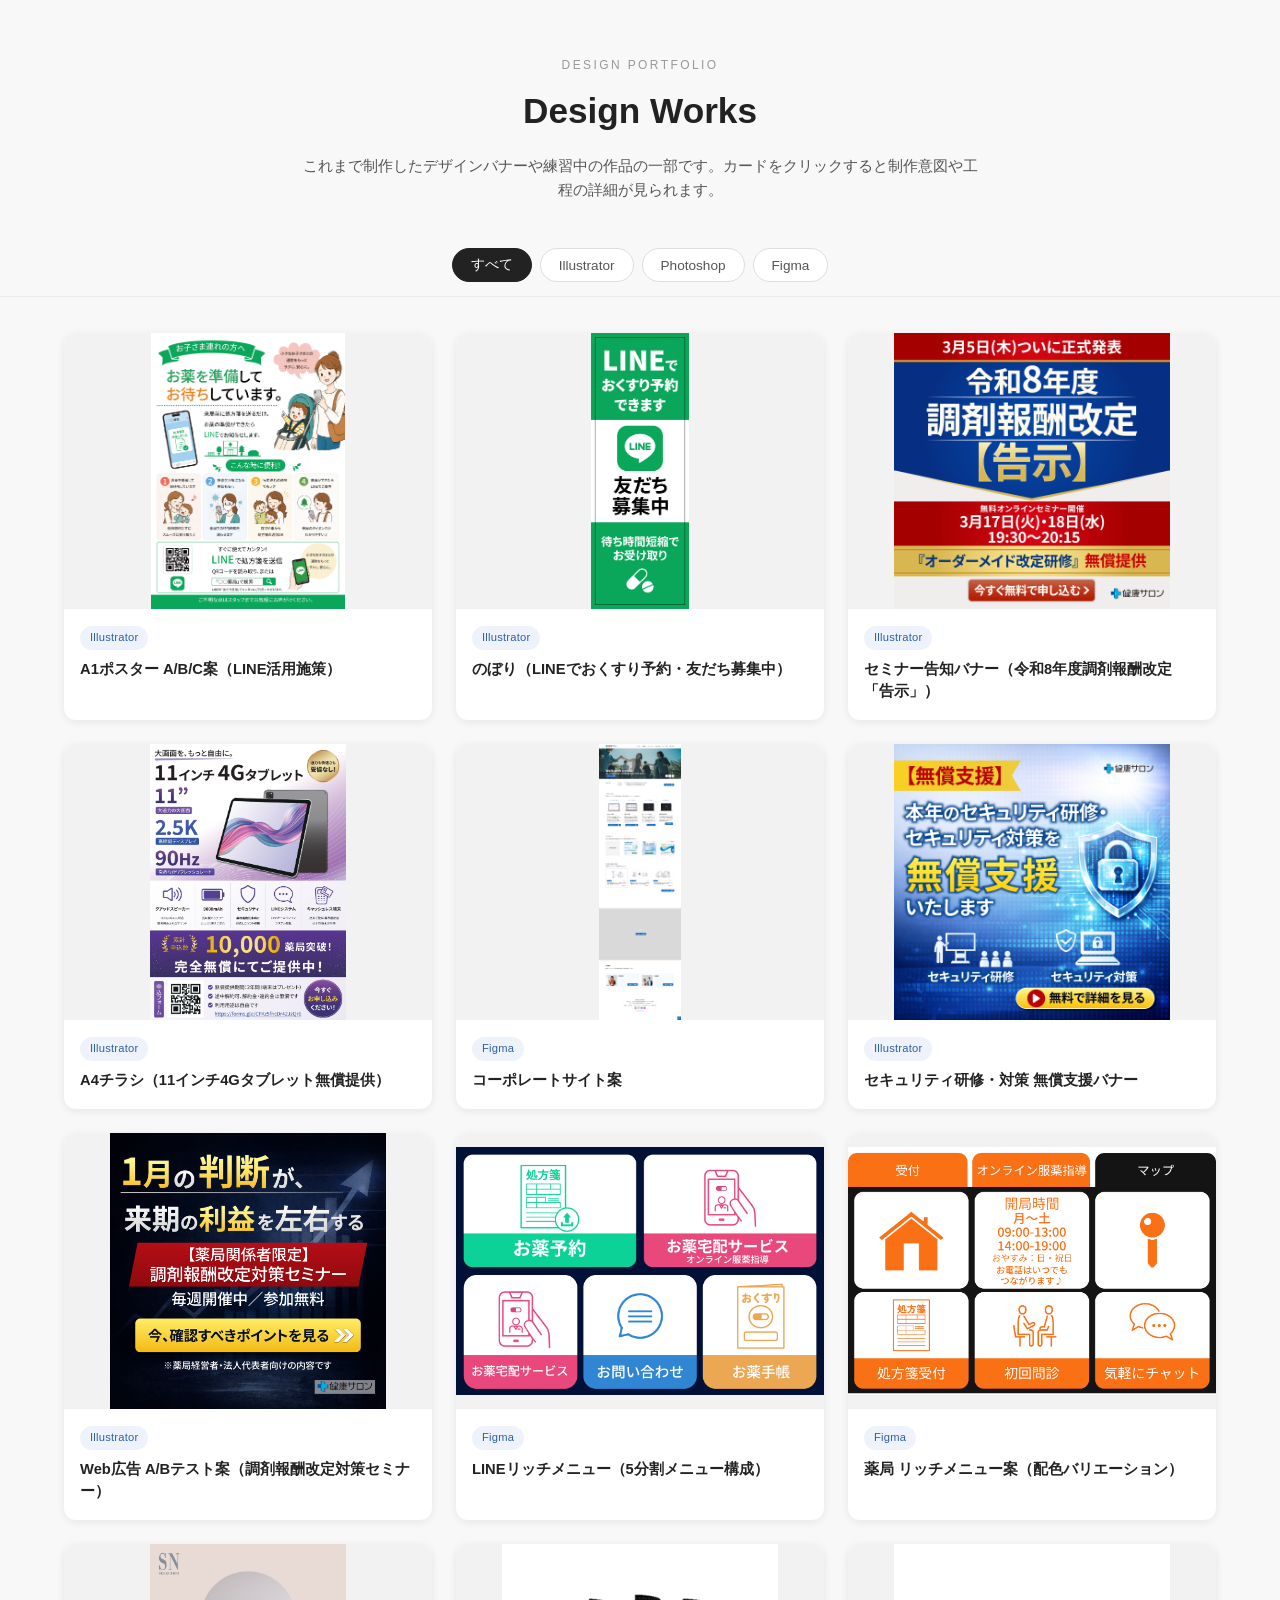
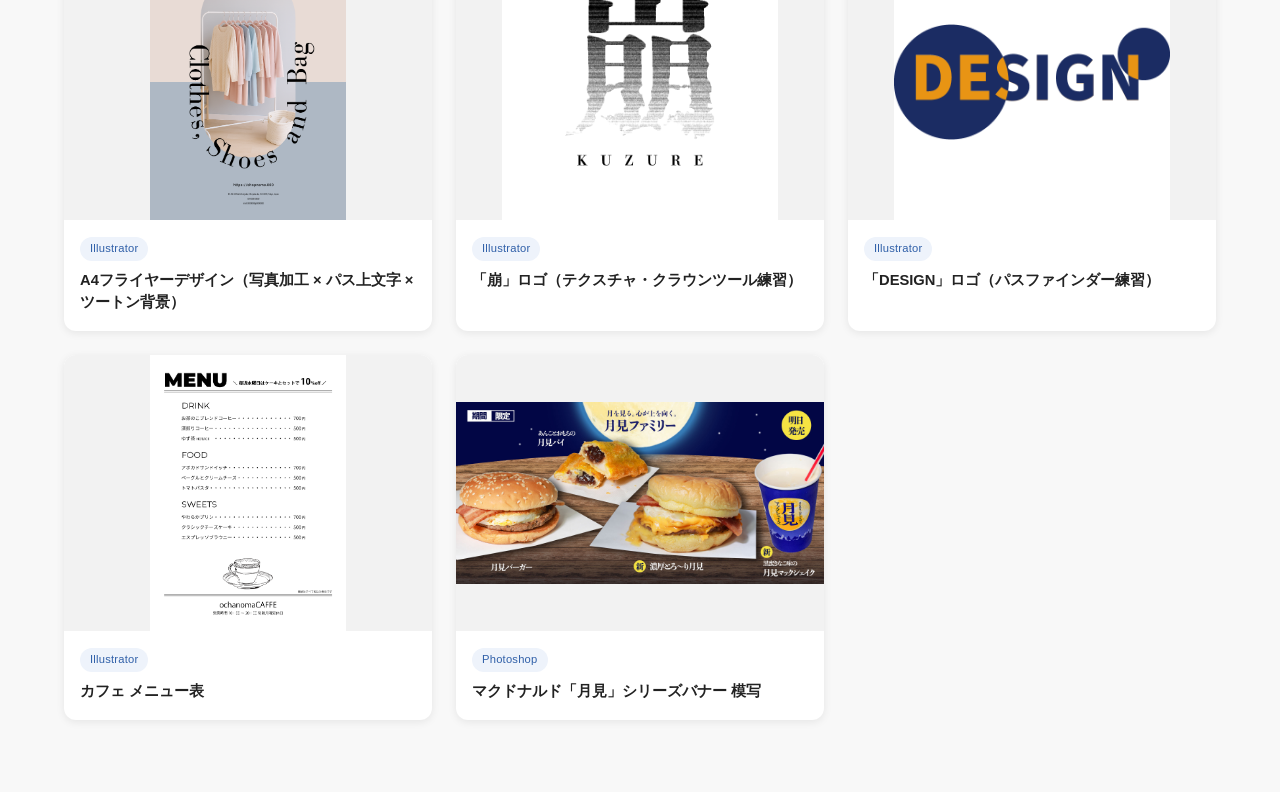
<file: index.html>
<!doctype html>
<html lang="ja">
  <head>
    <meta charset="UTF-8" />
    <meta name="viewport" content="width=device-width, initial-scale=1.0" />
    <title>デザインポートフォリオ</title>
    <link rel="stylesheet" href="css/style.css" />
  </head>
  <body>
    <header class="site-header">
      <p class="site-header__eyebrow">Design Portfolio</p>
      <h1>Design Works</h1>
      <p class="site-header__lead">
        これまで制作したデザインバナーや練習中の作品の一部です。カードをクリックすると制作意図や工程の詳細が見られます。
      </p>
    </header>

    <nav class="filter-nav" aria-label="作品カテゴリ">
      <button type="button" class="filter-btn is-active" data-filter="all">
        すべて
      </button>
      <button type="button" class="filter-btn" data-filter="illustrator">
        Illustrator
      </button>
      <button type="button" class="filter-btn" data-filter="photoshop">
        Photoshop
      </button>
      <button type="button" class="filter-btn" data-filter="figma">
        Figma
      </button>
    </nav>

    <main class="work-grid" id="workGrid">
      <article class="work-card" data-category="illustrator">
        <button type="button" class="work-card__trigger">
          <span class="work-card__image">
            <img
              src="images/poster/poster_a1_kodomo_line_a.png"
              alt="A1ポスター A/B案（LINE活用施策）"
              loading="lazy"
              decoding="async"
            />
          </span>
          <span class="work-card__meta">
            <span class="work-card__tag">Illustrator</span>
            <span class="work-card__title">A1ポスター A/B/C案（LINE活用施策）</span>
          </span>
        </button>
        <template>
          <div class="modal__images">
            <div class="carousel">
              <div class="carousel__viewport">
                <div class="carousel__slide is-active">
                  <img
                    src="images/poster/poster_a1_kodomo_line_a.png"
                    alt="A案：お子さま連れ向け・LINE処方箋送信案内"
                  />
                </div>
                <div class="carousel__slide">
                  <img
                    src="images/poster/poster_a1_kodomo_line_b.png"
                    alt="B案：LINEで薬剤師に相談できる案内"
                  />
                </div>
                <div class="carousel__slide">
                  <img
                    src="images/poster/poster_a1_kodomo_line_c.png"
                    alt="C案：LINEでお薬手帳をまとめて管理できる案内"
                  />
                </div>
              </div>
              <button
                type="button"
                class="carousel__btn carousel__btn--prev"
                aria-label="前の画像"
              >
                ‹
              </button>
              <button
                type="button"
                class="carousel__btn carousel__btn--next"
                aria-label="次の画像"
              >
                ›
              </button>
              <span class="carousel__counter">1 / 3</span>
            </div>
          </div>
          <div class="modal__text">
            <h3>A1ポスター A/B/C案（LINE活用施策）</h3>
            <p>
              <strong>制作意図:</strong>
              薬局店頭に掲示するA1サイズ（841×594）のポスターを、訴求内容の異なる3案で提案しました。いずれもLINE公式アカウントの活用を促す施策ですが、A案は「処方箋の事前送信」、B案は「薬剤師へのオンライン相談」、C案は「お薬手帳のLINE管理」と、切り口の異なる3つの使い方を訴求しています。
            </p>
            <p><strong>デザインポイント:</strong></p>
            <ul>
              <li>
                A案：「お子さま連れの方へ」というリボン見出しと親子のイラストで対象読者を絞り込み、来局前の処方箋送信で待ち時間を減らせることを訴求
              </li>
              <li>
                B案：患者と薬剤師の写真を大きく使い、「これって大丈夫？」という不安に寄り添う見出しで、LINE相談への心理的ハードルを下げる構成
              </li>
              <li>
                C案：スマホ上のお薬手帳画面をそのまま見せ、「もう、お薬手帳を忘れない。」というコピーで紙の手帳が抱える不便さを解消することを訴求
              </li>
              <li>
                3案とも「こんな時に便利／ご利用ください」のパネル構成と緑を基調にしたトーン＆マナーを統一し、シリーズとしての一貫性を持たせつつ訴求軸だけを切り替え
              </li>
              <li>
                QRコードと友だち追加導線を下部にまとめ、店頭でその場で行動に移せるレイアウトに統一
              </li>
            </ul>
          </div>
        </template>
      </article>

      <article class="work-card" data-category="illustrator">
        <button type="button" class="work-card__trigger">
          <span class="work-card__image">
            <img
              src="images/nobori/nobori_line_okusuriyoyaku.png"
              alt="のぼり（LINEでおくすり予約・友だち募集中）"
              loading="lazy"
              decoding="async"
            />
          </span>
          <span class="work-card__meta">
            <span class="work-card__tag">Illustrator</span>
            <span class="work-card__title"
              >のぼり（LINEでおくすり予約・友だち募集中）</span
            >
          </span>
        </button>
        <template>
          <div class="modal__images">
            <img
              src="images/nobori/nobori_line_okusuriyoyaku.png"
              alt="のぼり（LINEでおくすり予約・友だち募集中）"
            />
          </div>
          <div class="modal__text">
            <h3>のぼり（LINEでおくすり予約・友だち募集中）</h3>
            <p>
              <strong>制作意図:</strong>
              店頭に設置するレギュラーサイズ（600×1800）ののぼり旗です。遠くからでも読める大きな文字で「LINEでおくすり予約できます」を訴求し、友だち追加とお薬の待ち時間短縮という2つのメリットを縦長のスペースにコンパクトに伝えます。
            </p>
            <p><strong>デザインポイント:</strong></p>
            <ul>
              <li>
                グリーンと白の3段構成にし、上段でメッセージ、中段でLINEアイコンと「友だち募集中」、下段で具体的なメリットと段階的に情報を展開
              </li>
              <li>
                通行人が一瞬で視認できるよう、文字サイズを大きく取り、行間・改行位置を調整して2〜4文字ずつの塊で読めるように配置
              </li>
              <li>
                LINEの公式アイコンとブランドカラーの緑を基調にし、「LINEを使ったサービス」であることを遠目からでも直感的に伝達
              </li>
              <li>
                錠剤のピクトグラムを最下部に添え、薬局ののぼりであることを文字を読まずとも把握できるよう補足
              </li>
            </ul>
          </div>
        </template>
      </article>

      <article class="work-card" data-category="illustrator">
        <button type="button" class="work-card__trigger">
          <span class="work-card__image">
            <img
              src="images/seminar/seminar_kaitei_kokuji_0305.png"
              alt="セミナー告知バナー（令和8年度調剤報酬改定「告示」）"
              loading="lazy"
              decoding="async"
            />
          </span>
          <span class="work-card__meta">
            <span class="work-card__tag">Illustrator</span>
            <span class="work-card__title"
              >セミナー告知バナー（令和8年度調剤報酬改定「告示」）</span
            >
          </span>
        </button>
        <template>
          <div class="modal__images">
            <img
              src="images/seminar/seminar_kaitei_kokuji_0305.png"
              alt="セミナー告知バナー（令和8年度調剤報酬改定「告示」）"
            />
          </div>
          <div class="modal__text">
            <h3>セミナー告知バナー（令和8年度調剤報酬改定「告示」）</h3>
            <p>
              <strong>制作意図:</strong>
              「3月5日(木)ついに正式発表」という速報性を訴求しつつ、無料オンラインセミナーへの申し込みを促す正方形バナーです。制度改定という硬いテーマを、告示・研修無償提供という2段のオファーで整理し、行動を後押しする構成にしました。
            </p>
            <p><strong>デザインポイント:</strong></p>
            <ul>
              <li>
                上段の赤帯で発表日を速報として提示し、紺地に金文字の「令和8年度調剤報酬改定【告示】」で権威性と重要度を演出
              </li>
              <li>
                中央の紺と赤の帯を矢羽根型に区切り、視線が「告示」から「セミナー日程」へ自然に流れる構成に
              </li>
              <li>
                セミナー日程・時間を赤帯で強調し、「オーダーメイド改定研修」の無償提供をゴールドの帯で挟んで特典感を演出
              </li>
              <li>
                最下部のCTAボタンをオレンジにし、周囲の紺・赤・金と対比させることで申し込み導線を最後まで視認しやすく設計
              </li>
            </ul>
          </div>
        </template>
      </article>

      <article class="work-card" data-category="illustrator">
        <button type="button" class="work-card__trigger">
          <span class="work-card__image">
            <img
              src="images/flyer/flyer_tablet_4g_a4_omote.jpg"
              alt="A4チラシ（11インチ4Gタブレット無償提供）表面"
              loading="lazy"
              decoding="async"
            />
          </span>
          <span class="work-card__meta">
            <span class="work-card__tag">Illustrator</span>
            <span class="work-card__title"
              >A4チラシ（11インチ4Gタブレット無償提供）</span
            >
          </span>
        </button>
        <template>
          <div class="modal__images">
            <img
              src="images/flyer/flyer_tablet_4g_a4_omote.jpg"
              alt="A4チラシ（11インチ4Gタブレット無償提供）表面"
            />
          </div>
          <div class="modal__text">
            <h3>A4チラシ（11インチ4Gタブレット無償提供）</h3>
            <p>
              <strong>制作意図:</strong>
              薬局向けに11インチ4Gタブレットを完全無償提供するキャンペーンのA4チラシ（表面）です。スペックの魅力と「無償」という条件を、情報を詰め込みすぎずに一目で伝えることを意識しました。
            </p>
            <p><strong>デザインポイント:</strong></p>
            <ul>
              <li>
                「11インチ」「2.5K」「90Hz」の3つのスペックを大きな数字で縦に並べ、キャッチコピー的に見せる構成
              </li>
              <li>
                クアッドスピーカー・バッテリー・セキュリティなど5つの機能をピクトグラム＋短い説明文で等間隔に整理
              </li>
              <li>
                紫のグラデーション帯で「累計申込数10,000薬局突破」「完全無償」を強調し、ページ内で最も視線が集まるゾーンに配置
              </li>
              <li>
                QRコードと申込フォームURLを下部にまとめ、チラシを見てすぐ行動できる導線を確保
              </li>
            </ul>
          </div>
        </template>
      </article>

      <!-- ============ Webサイト ============ -->
      <article class="work-card" data-category="figma">
        <button type="button" class="work-card__trigger">
          <span class="work-card__image">
            <img
              src="images/website/website_kenkosalon_top.png"
              alt="健康サロン株式会社 コーポレートサイト トップページ"
              loading="lazy"
              decoding="async"
            />
          </span>
          <span class="work-card__meta">
            <span class="work-card__tag">Figma</span>
            <span class="work-card__title">コーポレートサイト案</span>
          </span>
        </button>
        <template>
          <div class="modal__images">
            <div class="carousel">
              <div class="carousel__viewport">
                <div class="carousel__slide is-active">
                  <img
                    src="images/website/website_kenkosalon_top.png"
                    alt="コーポレートサイト トップページ"
                  />
                </div>
                <div class="carousel__slide">
                  <img
                    src="images/website/website_kenkosalon_hero_platform.png"
                    alt="メインビジュアル案「信頼される健康プラットフォームの創造」"
                  />
                </div>
                <div class="carousel__slide">
                  <img
                    src="images/website/website_kenkosalon_hero_design.png"
                    alt="メインビジュアル案「健康をデザインする」"
                  />
                </div>
                <div class="carousel__slide">
                  <img
                    src="images/website/website_kenkosalon_data_desktop.png"
                    alt="数字で見る健康サロン（デスクトップ版）"
                  />
                </div>
                <div class="carousel__slide">
                  <img
                    src="images/website/website_kenkosalon_data_mobile.png"
                    alt="数字で見る健康サロン（モバイル版）"
                  />
                </div>
              </div>
              <button
                type="button"
                class="carousel__btn carousel__btn--prev"
                aria-label="前の画像"
              >
                ‹
              </button>
              <button
                type="button"
                class="carousel__btn carousel__btn--next"
                aria-label="次の画像"
              >
                ›
              </button>
              <span class="carousel__counter">1 / 5</span>
            </div>
          </div>
          <div class="modal__text">
            <h3>コーポレートサイト案</h3>
            <p>
              <strong>制作意図:</strong>
              「Walk with a
              smile.」をキャッチコピーに掲げる会社のコーポレートサイト案です。薬局・薬剤師向けのソリューション（あなたの薬局、薬局の右腕、セキュリティZERO、服薬管理指導AI）を軸に、ニュース・ブログ・採用情報までを1つのトップページに整理しました。
            </p>
            <p><strong>デザインポイント:</strong></p>
            <ul>
              <li>
                メインビジュアルにスライダーを採用し、企業理念「誰もが笑顔で歩み続けられる健康長寿社会の実現」を写真とキャッチコピーで訴求
              </li>
              <li>
                4つのソリューションをカード形式で並列表示し、製品ごとのステータス（NEW／Coming
                soon／導入予定）をバッジで視覚的に区別
              </li>
              <li>
                ニュース・アップデート・ブログ（Kenko
                Insight）をセクションごとに分け、情報の更新頻度や粒度に応じて表示形式を使い分け
              </li>
              <li>
                採用情報セクションでは新卒・中途を写真付きカードで並べ、コーポレートサイトとしての信頼感と親しみやすさを両立
              </li>
            </ul>
          </div>
        </template>
      </article>

      <article class="work-card" data-category="illustrator">
        <button type="button" class="work-card__trigger">
          <span class="work-card__image">
            <img
              src="images/banner/banner_security_musho_shien.png"
              alt="セキュリティ研修・対策 無償支援バナー"
              loading="lazy"
              decoding="async"
            />
          </span>
          <span class="work-card__meta">
            <span class="work-card__tag">Illustrator</span>
            <span class="work-card__title"
              >セキュリティ研修・対策 無償支援バナー</span
            >
          </span>
        </button>
        <template>
          <div class="modal__images">
            <img
              src="images/banner/banner_security_musho_shien.png"
              alt="セキュリティ研修・対策 無償支援バナー"
            />
          </div>
          <div class="modal__text">
            <h3>セキュリティ研修・対策 無償支援バナー</h3>
            <p>
              <strong>制作意図:</strong>
              「本年のセキュリティ研修・セキュリティ対策を無償支援いたします」という訴求を、薬局経営者・法人代表者向けの正方形バナーとして制作しました。無償という条件をひと目で伝え、詳細ページへの遷移を促すことを目的としています。
            </p>
            <p><strong>デザインポイント:</strong></p>
            <ul>
              <li>
                濃紺のセキュリティ感あるデジタル背景に、南京錠とシールドのモチーフを大きく配置し、テーマを視覚的に補強
              </li>
              <li>
                黄色の「【無償支援】」タグと「無償支援」の黄文字を強調し、コストゼロという最大の訴求ポイントを一目で伝達
              </li>
              <li>
                「セキュリティ研修」「セキュリティ対策」の2項目をアイコン＋ラベルで整理し、支援内容の幅広さを簡潔に提示
              </li>
              <li>
                再生ボタン付きの黄色CTAボタンを右下に配置し、動画的な「詳細を見る」導線として視線を誘導
              </li>
            </ul>
          </div>
        </template>
      </article>

      <article class="work-card" data-category="illustrator">
        <button type="button" class="work-card__trigger">
          <span class="work-card__image">
            <img
              src="images/ad/webad_ab_a_1080x1080.png"
              alt="Web広告 A/Bテスト案（調剤報酬改定対策セミナー）"
              loading="lazy"
              decoding="async"
            />
          </span>
          <span class="work-card__meta">
            <span class="work-card__tag">Illustrator</span>
            <span class="work-card__title"
              >Web広告 A/Bテスト案（調剤報酬改定対策セミナー）</span
            >
          </span>
        </button>
        <template>
          <div class="modal__images">
            <div class="carousel">
              <div class="carousel__viewport">
                <div class="carousel__slide is-active">
                  <img
                    src="images/ad/webad_ab_a_1080x1080.png"
                    alt="A案：ダーク背景×グラフ矢印で危機感を訴求"
                  />
                </div>
                <div class="carousel__slide">
                  <img
                    src="images/ad/webad_ab_b_1080x1080.png"
                    alt="B案：ライト背景×チェックリストで整理された印象を訴求"
                  />
                </div>
              </div>
              <button
                type="button"
                class="carousel__btn carousel__btn--prev"
                aria-label="前の画像"
              >
                ‹
              </button>
              <button
                type="button"
                class="carousel__btn carousel__btn--next"
                aria-label="次の画像"
              >
                ›
              </button>
              <span class="carousel__counter">1 / 2</span>
            </div>
          </div>
          <div class="modal__text">
            <h3>Web広告 A/Bテスト案（調剤報酬改定対策セミナー）</h3>
            <p>
              <strong>制作意図:</strong>
              薬局関係者限定の無料セミナー集客用Web広告として、訴求軸の異なる2パターンをA/Bテスト用に制作しました。1080×1080（SNS用正方形）・1200×628（ディスプレイ広告用）の2サイズをそれぞれ展開しています。
            </p>
            <p><strong>デザインポイント:</strong></p>
            <ul>
              <li>
                A案：紺の背景と右肩上がりの矢印グラフで「判断を誤ると来期の利益に響く」という危機感を訴求
              </li>
              <li>
                B案：白基調にチェックリスト形式で「確認すべき3点」を整理し、A案とは対照的に冷静・信頼感のあるトーンで訴求
              </li>
              <li>
                CTAボタン（「今、確認すべきポイントを見る」）はA・B共通のデザイン・文言にし、訴求軸の違いだけで反応率を比較できるよう設計
              </li>
              <li>
                サイズ違い（正方形／横長）でもレイアウト崩れが出ないよう、要素の優先順位を保ったまま組み替え
              </li>
            </ul>
          </div>
        </template>
      </article>

      <!-- ============ LINEリッチメニュー ============ -->

      <article class="work-card" data-category="figma">
        <button type="button" class="work-card__trigger">
          <span class="work-card__image">
            <img
              src="images/rich-menu/richmenu_5grid.png"
              alt="LINEリッチメニュー（5分割メニュー構成）"
              loading="lazy"
              decoding="async"
            />
          </span>
          <span class="work-card__meta">
            <span class="work-card__tag">Figma</span>
            <span class="work-card__title"
              >LINEリッチメニュー（5分割メニュー構成）</span
            >
          </span>
        </button>
        <template>
          <div class="modal__images">
            <img
              src="images/rich-menu/richmenu_5grid.png"
              alt="LINEリッチメニュー（5分割メニュー構成）"
            />
          </div>
          <div class="modal__text">
            <h3>LINEリッチメニュー（5分割メニュー構成）</h3>
            <p>
              <strong>制作意図:</strong>
              利用頻度の高い5つの機能を均等に並べたグリッド型のリッチメニューです。上段2分割・下段3分割の変則グリッドで、情報量と押しやすさのバランスを取りました。
            </p>
            <p><strong>デザインポイント:</strong></p>
            <ul>
              <li>
                アイコンはすべて同じ線の太さ・トーンで統一し、5項目並んでも雑多に見えないよう整理
              </li>
              <li>
                各カード下部の色帯にラベルを乗せることで、アイコンだけでは伝わりにくい機能名を補足
              </li>
              <li>
                濃紺の背景で全体を引き締め、パステル系のカードとのコントラストで視認性を確保
              </li>
            </ul>
          </div>
        </template>
      </article>

      <article class="work-card" data-category="figma">
        <button type="button" class="work-card__trigger">
          <span class="work-card__image">
            <img
              src="images/rich-menu/richmenu_gajumaru_a.png"
              alt="薬局 リッチメニュー案A（オレンジ×ブラック）"
              loading="lazy"
              decoding="async"
            />
          </span>
          <span class="work-card__meta">
            <span class="work-card__tag">Figma</span>
            <span class="work-card__title"
              >薬局 リッチメニュー案（配色バリエーション）</span
            >
          </span>
        </button>
        <template>
          <div class="modal__images">
            <img
              src="images/rich-menu/richmenu_gajumaru_a.png"
              alt="配色案A：受付・オンライン服薬指導をオレンジ、マップをブラックに"
            />
          </div>
          <div class="modal__text">
            <h3>薬局 リッチメニュー案（配色バリエーション）</h3>
            <p>
              <strong>制作意図:</strong>
              調剤薬局のLINE公式アカウント用リッチメニューです。「受付」「オンライン服薬指導」「マップ」の3機能を6分割グリッドで整理し、営業時間・処方箋受付・初回問診・チャットへの導線をまとめました。
            </p>
            <p><strong>デザインポイント:</strong></p>
            <ul>
              <li>
                上段をカテゴリ見出し、下段をアイコン＋詳細情報の2階層構成にし、情報量が多いメニューでも視線の流れを整理
              </li>
              <li>
                コーポレートカラーのオレンジとブラックの配分を3パターン検証し、どの組み合わせが最も視認性・優先度が伝わるかを比較検討
              </li>
              <li>
                家・鍵・処方箋・吹き出しなど機能に対応したアイコンを統一した線の太さで作成し、直感的に押せるボタンに
              </li>
            </ul>
          </div>
        </template>
      </article>

      <!-- ============ Illustrator ============ -->
      <article class="work-card" data-category="illustrator">
        <button type="button" class="work-card__trigger">
          <span class="work-card__image">
            <img
              src="images/flyer/flyer_sample.png"
              alt="A4フライヤーデザイン"
              loading="lazy"
              decoding="async"
            />
          </span>
          <span class="work-card__meta">
            <span class="work-card__tag">Illustrator</span>
            <span class="work-card__title"
              >A4フライヤーデザイン（写真加工 × パス上文字 ×
              ツートン背景）</span
            >
          </span>
        </button>
        <template>
          <div class="modal__images">
            <img
              src="images/flyer/flyer_sample.png"
              alt="A4フライヤーデザイン"
            />
          </div>
          <div class="modal__text">
            <h3>
              A4フライヤーデザイン（写真加工 × パス上文字 × ツートン背景）
            </h3>
            <p>
              Adobe
              Illustratorを使用し、架空のクライアントから提供された写真・ロゴ・原稿をもとに
              <strong
                >実務のワークフローに沿って制作したA4サイズのフライヤー</strong
              >です。
              メインビジュアルのマスク処理、パスに沿った文字配置、背景のツートン加工など、
              フライヤー制作に必要な一連の操作を体系的に学びながらデザインしました。
            </p>
            <p><strong>制作手順・作業ポイント:</strong></p>
            <ul>
              <li>
                新規ドキュメントをCMYK／A4サイズで作成し、塗り足し用にパスのオフセット（3mm）を適用
              </li>
              <li>
                メイン写真を配置し、楕円形のクリッピングマスクで視線が集まる構図に調整
              </li>
              <li>
                パス上文字ツールを使用し、楕円パスの外周にキャッチコピーを弧状にレイアウト
              </li>
              <li>
                書体、文字詰め（カーニング・トラッキング）を調整し視認性を最適化
              </li>
              <li>
                詳細情報（住所・電話番号・メール・URL）は階層整理しセンター揃えで配置
              </li>
              <li>
                URLのみ別オブジェクトにし、太さ・文字サイズを変えて視線誘導を強化
              </li>
              <li>
                背景は「グリッドに分割」で上下2色のツートンにし、スポイトで写真の色から抽出
              </li>
              <li>
                全体の重心を「やや上」に寄せて余白を確保し、A4フライヤーとしてのバランスを調整
              </li>
            </ul>
            <p>
              写真の切り抜き、フォント選定、文字の読みやすさ、色の抽出など、
              <strong
                >実務のフライヤー制作に必要な工程を一通り経験した作品</strong
              >です。
            </p>
          </div>
        </template>
      </article>

      <article class="work-card" data-category="illustrator">
        <button type="button" class="work-card__trigger">
          <span class="work-card__image">
            <img
              src="images/logo/kuzure.png"
              alt="Illustrator 崩ロゴ"
              loading="lazy"
              decoding="async"
            />
          </span>
          <span class="work-card__meta">
            <span class="work-card__tag">Illustrator</span>
            <span class="work-card__title"
              >「崩」ロゴ（テクスチャ・クラウンツール練習）</span
            >
          </span>
        </button>
        <template>
          <div class="modal__images">
            <img src="images/logo/kuzure.png" alt="Illustrator 崩ロゴ" />
          </div>
          <div class="modal__text">
            <h3>「崩」ロゴ（テクスチャ・クラウンツール練習）</h3>
            <p>
              文字「崩」をモチーフに、Illustratorのテクスチャ処理やクラウンツールによる
              <strong>形状のランダム変形・ニュアンス調整</strong
              >を学ぶ目的で制作したロゴです。
              パスの基本操作に加え、質感表現や手描き風の揺らぎを加えることをテーマにしています。
            </p>
            <p><strong>学習ポイント:</strong></p>
            <ul>
              <li>クラウンツールを使用したアウトラインのランダム変形</li>
              <li>テクスチャ（グランジ系）の適用による質感づけ</li>
              <li>パスの微調整と太さのバランス調整</li>
              <li>文字ロゴとして視認性を保ちつつ、崩れ感を演出</li>
            </ul>
            <p>
              ふだんのロゴ制作とは異なる「崩す表現」を学ぶためのトレーニング作品です。
            </p>
          </div>
        </template>
      </article>

      <article class="work-card" data-category="illustrator">
        <button type="button" class="work-card__trigger">
          <span class="work-card__image">
            <img
              src="images/logo/design_logo.png"
              alt="Illustrator 練習ロゴ"
              loading="lazy"
              decoding="async"
            />
          </span>
          <span class="work-card__meta">
            <span class="work-card__tag">Illustrator</span>
            <span class="work-card__title"
              >「DESIGN」ロゴ（パスファインダー練習）</span
            >
          </span>
        </button>
        <template>
          <div class="modal__images">
            <img src="images/logo/design_logo.png" alt="Illustrator 練習ロゴ" />
          </div>
          <div class="modal__text">
            <h3>「DESIGN」ロゴ（パスファインダー練習）</h3>
            <p>
              「DESIGN」の文字をモチーフに、Illustratorの基本操作に慣れるための
              トレーニングとして制作したロゴです。
              特定のブランドやコンセプトに基づくものではなく、
              <strong>パスファインダー・パスの編集・整列機能</strong>
              の基礎習得を目的としています。
            </p>
            <p><strong>学習ポイント:</strong></p>
            <ul>
              <li>パスファインダー（合体・分割・型抜き）による形状づくり</li>
              <li>文字のアウトライン化とパス調整によるロゴ化の基礎</li>
            </ul>
            <p>
              Illustratorの操作理解を深めるための基礎練習として制作しました。
            </p>
          </div>
        </template>
      </article>

      <article class="work-card" data-category="illustrator">
        <button type="button" class="work-card__trigger">
          <span class="work-card__image">
            <img
              src="images/cafe_menu.png"
              alt="カフェメニューデザイン"
              loading="lazy"
              decoding="async"
            />
          </span>
          <span class="work-card__meta">
            <span class="work-card__tag">Illustrator</span>
            <span class="work-card__title">カフェ メニュー表</span>
          </span>
        </button>
        <template>
          <div class="modal__images">
            <img src="images/cafe_menu.png" alt="カフェメニューデザイン" />
            <img src="images/cafe_menu2.png" alt="メニュー表 裏面" />
          </div>
          <div class="modal__text">
            <h3>カフェ メニュー表</h3>
            <p>
              <strong>制作意図:</strong>
              コーヒーのほか、様々なお茶をゆっくり楽しめるカフェのメニュー表として制作しました。
              「落ち着いた店内で、飲み物を選ぶ時間もくつろぎの一部になる」ことを意識しています。
            </p>
            <p>
              <strong>コンセプト:</strong>
              店内の落ち着いた雰囲気に合わせて、全体は余白を多めに残したシンプルなレイアウトに。
              パスのオフセットで余白を -15mm
              に設定することで、ゆったりとした余裕を感じさせる紙面構成としました。
            </p>
            <p><strong>デザインポイント:</strong></p>
            <ul>
              <li>
                コーヒーだけでなく、様々なお茶（紅茶・ハーブティーなど）が並ぶことが一目で伝わるように、カテゴリーごとに整理して配置。
              </li>
              <li>
                タブパネル機能を使い、メニュー名と値段の位置をきれいに揃えることで、視線の流れをスムーズにしました。
              </li>
              <li>
                リーダー（……の点線）でメニュー名と価格の間を埋め、情報同士の関連性を視覚的に結びつけながらも読みやすさを確保。
              </li>
              <li>
                円形のマークや「ICE /
                HOT」の表記は、垂直比率・水平比率を調整して小さめにし、文字揃えを整えることで、情報が詰まりすぎない落ち着いた印象に。
              </li>
            </ul>
            <p>
              <strong>使用ツール・工夫:</strong>
              Adobe
              Illustrator／パスのオフセット機能やタブ、リーダー機能を用いて制作しました。
            </p>
          </div>
        </template>
      </article>

      <!-- ============ Photoshop ============ -->
      <article class="work-card" data-category="photoshop">
        <button type="button" class="work-card__trigger">
          <span class="work-card__image">
            <img
              src="images/banner.jpg"
              alt="マクドナルド月見バナーモックアップ"
              loading="lazy"
              decoding="async"
            />
          </span>
          <span class="work-card__meta">
            <span class="work-card__tag">Photoshop</span>
            <span class="work-card__title"
              >マクドナルド「月見」シリーズバナー 模写</span
            >
          </span>
        </button>
        <template>
          <div class="modal__images">
            <img
              src="images/banner.jpg"
              alt="マクドナルド月見バナーモックアップ"
            />
          </div>
          <div class="modal__text">
            <h3>マクドナルド「月見」シリーズバナー 模写</h3>
            <p>
              <strong>制作意図:</strong>
              Photoshopのレタッチ・合成・光の調整の基礎を実践的に身につけるため、
              マクドナルドの「月見」シリーズのバナーを模写制作しました。
              配置や光の方向、陰影、テクスチャ表現などを忠実に再現し、
              実際のプロモーションバナーの質感に近づけることを目標としました。
            </p>
            <p><strong>作業ポイント:</strong></p>
            <ul>
              <li>
                月の光を自然に見せるために、Camera Raw
                フィルターでライトを調整。
              </li>
              <li>
                ハンバーガー写真はレイヤーマスクと調整レイヤーで柔らかく切り抜き。
              </li>
              <li>
                テーブルの木目は画像素材を変形し、質感の方向を整えて馴染ませた。
              </li>
            </ul>
            <p>
              <strong>使用ツール:</strong>
              Adobe Photoshop（レイヤーマスク、Camera
              Raw、スマートオブジェクト、ブラシ設定 ほか）
            </p>
          </div>
        </template>
      </article>
    </main>

    <!-- 画像モーダル -->
    <div class="modal" id="imageModal" aria-hidden="true">
      <div class="modal__overlay"></div>
      <div class="modal__content">
        <button class="modal__close" aria-label="閉じる">&times;</button>
        <div class="modal__body" id="modalBody"></div>
      </div>
    </div>

    <script>
      document.addEventListener("DOMContentLoaded", () => {
        const modal = document.getElementById("imageModal");
        const modalBody = document.getElementById("modalBody");
        const closeBtn = document.querySelector(".modal__close");
        const overlay = document.querySelector(".modal__overlay");

        const initCarousels = (container) => {
          container.querySelectorAll(".carousel").forEach((carousel) => {
            const slides = carousel.querySelectorAll(".carousel__slide");
            const counter = carousel.querySelector(".carousel__counter");
            const prevBtn = carousel.querySelector(".carousel__btn--prev");
            const nextBtn = carousel.querySelector(".carousel__btn--next");
            let index = 0;

            const show = (i) => {
              index = (i + slides.length) % slides.length;
              slides.forEach((slide, slideIndex) => {
                slide.classList.toggle("is-active", slideIndex === index);
              });
              if (counter) {
                counter.textContent = `${index + 1} / ${slides.length}`;
              }
            };

            if (prevBtn) {
              prevBtn.addEventListener("click", () => show(index - 1));
            }
            if (nextBtn) {
              nextBtn.addEventListener("click", () => show(index + 1));
            }
            show(0);
          });
        };

        const openModal = (template) => {
          modalBody.innerHTML = "";
          modalBody.appendChild(template.content.cloneNode(true));
          initCarousels(modalBody);
          modal.classList.add("is-active");
          modal.setAttribute("aria-hidden", "false");
        };

        const closeModal = () => {
          modal.classList.remove("is-active");
          modal.setAttribute("aria-hidden", "true");
          modalBody.innerHTML = "";
        };

        // カードクリックでモーダルに詳細を表示
        document.querySelectorAll(".work-card").forEach((card) => {
          const trigger = card.querySelector(".work-card__trigger");
          const template = card.querySelector("template");
          trigger.addEventListener("click", () => openModal(template));
        });

        closeBtn.addEventListener("click", closeModal);
        overlay.addEventListener("click", closeModal);

        document.addEventListener("keydown", (e) => {
          if (e.key === "Escape") {
            closeModal();
          }
        });

        // カテゴリフィルター
        const filterButtons = document.querySelectorAll(".filter-btn");
        const cards = document.querySelectorAll(".work-card");

        filterButtons.forEach((btn) => {
          btn.addEventListener("click", () => {
            filterButtons.forEach((b) => b.classList.remove("is-active"));
            btn.classList.add("is-active");

            const filter = btn.dataset.filter;
            cards.forEach((card) => {
              const show = filter === "all" || card.dataset.category === filter;
              card.style.display = show ? "" : "none";
            });
          });
        });
      });
    </script>
  </body>
</html>
</file>
<file: css/style.css>
/* =====================
   全体設定
===================== */
*,
*::before,
*::after {
  box-sizing: border-box;
}

body {
  font-family: "Noto Sans JP", sans-serif;
  background: #f8f8f8;
  color: #333;
  line-height: 1.6;
  margin: 0;
}

h1,
h2,
h3 {
  color: #222;
}

/* =====================
   ヘッダー（ヒーロー）
===================== */
.site-header {
  max-width: 720px;
  margin: 0 auto;
  padding: 56px 20px 32px;
  text-align: center;
}

.site-header__eyebrow {
  margin: 0 0 8px;
  font-size: 0.75rem;
  letter-spacing: 0.2em;
  text-transform: uppercase;
  color: #999;
}

.site-header h1 {
  margin: 0 0 14px;
  font-size: clamp(1.6rem, 4vw, 2.2rem);
}

.site-header__lead {
  margin: 0;
  color: #555;
  font-size: 0.95rem;
}

/* =====================
   カテゴリフィルター
===================== */
.filter-nav {
  position: sticky;
  top: 0;
  z-index: 20;
  display: flex;
  flex-wrap: wrap;
  justify-content: center;
  gap: 8px;
  padding: 14px 20px;
  margin-bottom: 36px;
  background: rgba(248, 248, 248, 0.9);
  backdrop-filter: blur(6px);
  border-bottom: 1px solid #eaeaea;
}

.filter-btn {
  border: 1px solid #ddd;
  background: #fff;
  color: #555;
  font-size: 0.85rem;
  padding: 7px 18px;
  border-radius: 999px;
  cursor: pointer;
  transition: background 0.15s ease, color 0.15s ease, border-color 0.15s ease;
}

.filter-btn:hover {
  border-color: #222;
}

.filter-btn.is-active {
  background: #222;
  border-color: #222;
  color: #fff;
}

/* =====================
   作品グリッド
===================== */
.work-grid {
  display: grid;
  grid-template-columns: repeat(auto-fill, minmax(300px, 1fr));
  gap: 24px;
  max-width: 1200px;
  margin: 0 auto;
  padding: 0 24px 72px;
}

.work-card {
  background: #fff;
  border-radius: 12px;
  overflow: hidden;
  box-shadow: 0 2px 8px rgba(0, 0, 0, 0.08);
  transition: transform 0.2s ease, box-shadow 0.2s ease;
}

.work-card:hover {
  transform: translateY(-4px);
  box-shadow: 0 10px 22px rgba(0, 0, 0, 0.12);
}

.work-card__trigger {
  all: unset;
  display: block;
  width: 100%;
  box-sizing: border-box;
  cursor: pointer;
}

.work-card__image {
  display: block;
  aspect-ratio: 4 / 3;
  overflow: hidden;
  background: #f2f2f2;
}

.work-card__image img {
  width: 100%;
  height: 100%;
  object-fit: contain;
  display: block;
  transition: transform 0.3s ease;
}

.work-card:hover .work-card__image img {
  transform: scale(1.05);
}

.work-card__meta {
  display: block;
  padding: 14px 16px 18px;
  text-align: left;
}

.work-card__tag {
  display: inline-block;
  font-size: 0.7rem;
  letter-spacing: 0.02em;
  color: #2f5fa8;
  background: #eef3fb;
  padding: 3px 10px;
  border-radius: 999px;
  margin-bottom: 8px;
}

.work-card__title {
  display: block;
  font-size: 0.92rem;
  font-weight: 600;
  color: #222;
  line-height: 1.5;
}

/* =====================
   画像モーダル（詳細表示）
===================== */
.modal {
  position: fixed;
  inset: 0;
  display: flex;
  align-items: center;
  justify-content: center;
  opacity: 0;
  pointer-events: none;
  transition: opacity 0.2s ease;
  z-index: 1000;
  padding: 20px;
  box-sizing: border-box;
}

.modal.is-active {
  opacity: 1;
  pointer-events: auto;
}

.modal__overlay {
  position: absolute;
  inset: 0;
  background: rgba(0, 0, 0, 0.6);
}

.modal__content {
  position: relative;
  width: 100%;
  max-width: 1000px;
  max-height: 90vh;
  background: #fff;
  border-radius: 12px;
  box-shadow: 0 10px 25px rgba(0, 0, 0, 0.4);
  overflow: hidden;
}

.modal__body {
  display: flex;
  flex-direction: column;
  max-height: 90vh;
  overflow-y: auto;
  overflow-x: hidden;
}

.modal__images {
  flex: 0 0 auto;
  display: flex;
  flex-direction: column;
  gap: 4px;
}

.modal__images img {
  width: 100%;
  display: block;
}

.carousel {
  position: relative;
  background: #f2f2f2;
}

.carousel__viewport {
  display: flex;
  align-items: center;
  justify-content: center;
  overflow: hidden;
  height: 70vh;
}

.carousel__slide {
  display: none;
  width: 100%;
  height: 100%;
  align-items: center;
  justify-content: center;
}

.carousel__slide.is-active {
  display: flex;
}

.carousel__slide img {
  max-width: 100%;
  max-height: 100%;
  width: auto;
  height: auto;
  object-fit: contain;
  display: block;
  margin: 0 auto;
  background: #f2f2f2;
}

.carousel__btn {
  position: absolute;
  top: 50%;
  transform: translateY(-50%);
  width: 36px;
  height: 36px;
  border: none;
  border-radius: 50%;
  background: rgba(0, 0, 0, 0.55);
  color: #fff;
  font-size: 1.2rem;
  line-height: 1;
  cursor: pointer;
  display: flex;
  align-items: center;
  justify-content: center;
  z-index: 2;
}

.carousel__btn:hover {
  background: rgba(0, 0, 0, 0.75);
}

.carousel__btn--prev {
  left: 10px;
}

.carousel__btn--next {
  right: 10px;
}

.carousel__counter {
  position: absolute;
  bottom: 10px;
  right: 12px;
  background: rgba(0, 0, 0, 0.55);
  color: #fff;
  font-size: 0.75rem;
  padding: 2px 9px;
  border-radius: 999px;
  z-index: 2;
}

.modal__text {
  padding: 24px 28px 32px;
  text-align: left;
}

.modal__text h3 {
  margin: 0 0 0.7em;
}

.modal__text p {
  font-size: 0.95rem;
  line-height: 1.7;
  margin: 0 0 1em;
}

.modal__text ul {
  margin: 0.5em 0 1.5em 1.2em;
  padding: 0;
  list-style-type: disc;
}

.modal__text li {
  margin-bottom: 0.4em;
  line-height: 1.7;
  font-size: 0.95rem;
}

.modal__close {
  position: absolute;
  top: 10px;
  right: 10px;
  border: none;
  background: rgba(0, 0, 0, 0.6);
  color: #fff;
  width: 32px;
  height: 32px;
  border-radius: 50%;
  font-size: 1.2rem;
  cursor: pointer;
  line-height: 1;
  z-index: 2;
}

/* =====================
   レスポンシブ対応
===================== */
@media (min-width: 768px) {
  .modal__body {
    flex-direction: row;
    align-items: flex-start;
  }

  .modal__images {
    flex: 0 0 50%;
    min-width: 0;
    overflow-y: auto;
    max-height: 90vh;
  }

  .modal__text {
    flex: 0 0 50%;
    min-width: 0;
    overflow-y: auto;
    max-height: 90vh;
  }
}

@media (max-width: 480px) {
  .site-header {
    padding: 40px 16px 24px;
  }

  .work-grid {
    grid-template-columns: 1fr;
    padding: 0 16px 56px;
  }
}
</file>
